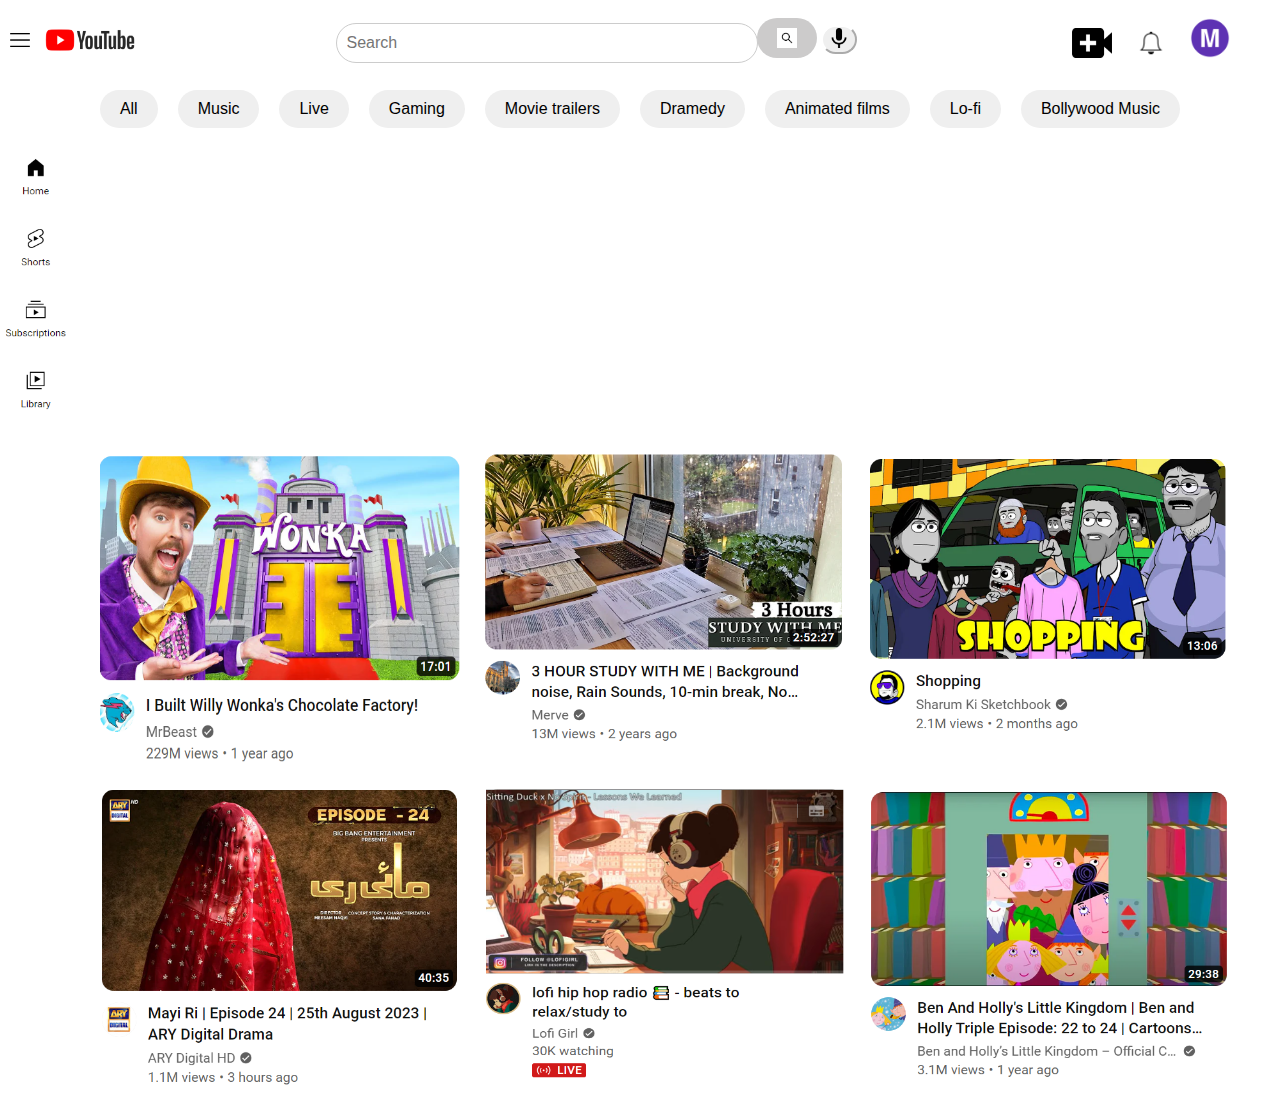
<file: index.html>
<!DOCTYPE html>
<html lang="en">
<head>
    <meta charset="UTF-8">
    <meta name="viewport" content="width=device-width, initial-scale=1.0">
    <title>YoutubePage</title>
    <link rel="stylesheet" href="style.css">
    </head>
<body>
    <header>
        <div class="icon-container">
        <img id="nav-icon" src="navigation-bar-icon-.jpg" alt="">
        <img id="youtubelogo" src="youtube-logo-png-transparent-image-5.png" alt="">
    </div >
    <div class=" search-container">
    <input type="text" placeholder="Search">
    <button type="submit"><img src="searchicon.jpg" alt=""></button>
<button id="bottmic"><img id="mic" src="microphone.png" alt=""></button>
</div>    
<div class= "endicons">
   <img style="height: 30px;" src="create.png" alt="">
   <img style="width:30px; height: 30px;" src="Youtube-Bell-Icon-Button-PNG-Images.png" alt="">
   <img style="margin-right: 40px;" src="profile.png" alt="">
</div>
</header>

<div class="select">
    <button>All</button>
    <button>Music</button>
    <button>Live</button>
    <button>Gaming</button>
    <button>Movie trailers</button>
    <button>Dramedy</button>
    <button>Animated films</button>
    <button>Lo-fi</button>
    <button>Bollywood Music</button>
</div>
<div>
<nav id="navbar" >
    <img  src="navbar.png" alt="">
</nav>
<div class=" videos">
    <img class="pic" src="vedio1.png" alt="">
    <img src="vedio2.png" alt="">
    <img src="vedio3.png" alt="">
    <img class="pic" src="vedio4.png" alt="">
    <img src="vedio5.png" alt="">
    <img src="vedio6.png" alt="">
</div>
    </div>
</body>
</file>
<file: style.css>
/* Add default margin and padding to the <body> element */
body {
    margin: 0;
    padding: 0;
}

/* Style the header element */
header {
    background-color: #fff; /* Set background color */
    padding: 10px; /* Add padding */
}

/* Create a container for the icons and center it vertically */
.icon-container {
    display: flex;
    align-items: center;
}

/* Style the navigation icon */
#nav-icon {
    width: 20px; /* Set the width to match YouTube's icon size */
    height: 20px; /* Set the height to match YouTube's icon size */
    margin-right: 10px; /* Add margin to match YouTube's spacing */
    vertical-align: middle; /* Align vertically in the container */
}

/* Style the YouTube logo icon */
#youtubelogo {
    width: 100px;
    height: 60px;
    vertical-align: middle; /* Align vertically in the container */
}

input[type="text"] {
    width: 400px; /* Adjust the width as needed */
    padding: 10px; /* Add padding to the input */
    border: 1px solid #ccc; /* Add a border */
    border-radius: 20px; /* Add rounded corners */
    outline: none; /* Remove the default input outline */
    font-size: 16px; /* Set the font size */
}

button[type="submit"] {
    background-color: #cccbcb; /* Set the background color */
    border: none; /* Remove the border */
    border-radius: 20px; /* Add rounded corners */
    padding: 10px 20px; /* Add padding */
    margin-left: -5px; /* Adjust margin to align with the input */
    cursor: pointer; /* Change the cursor to a pointer on hover */
}

/* Style the search button icon (you'll need to replace 'icon.png' with your actual icon) */
button[type="submit"] img {
    width: 20px; /* Adjust the icon size */
    height: 20px;
    display: block; /* Remove extra space below the icon */
}

/* Adjust the header layout */
.header {
    display: flex;
    align-items: center;
}
/* Add default margin and padding to the <body> element */
body {
    margin: 0;
    padding: 0;
}

/* Style the header element */
header {
    background-color: #fff; /* Set background color */
    padding: 10px; /* Add padding */
    display: flex; /* Use flex to align items horizontally */
    justify-content: space-between; /* Add space between items */
    align-items: center; /* Center vertically */
}

/* Style the navigation icon */
#nav-icon {
    width: 20px; /* Set the width to match YouTube's icon size */
    height: 20px; /* Set the height to match YouTube's icon size */
    margin-right: 10px; /* Add margin to match YouTube's spacing */
}

/* Style the YouTube logo icon */
#youtubelogo {
    width: 100px;
    height: 60
}
/* Add default margin and padding to the <body> element */
body {
    margin: 0;
    padding: 0;
}

/* Style the header element */
header {
    background-color: #fff; /* Set background color */
    padding: 10px; /* Add padding */
    display: flex; /* Use flex to align items horizontally */
    justify-content: space-between; /* Add space between items */
    align-items: center; /* Center vertically */
}

/* Style the navigation icon */
#nav-icon {
    width: 20px; /* Set the width to match YouTube's icon size */
    height: 20px; /* Set the height to match YouTube's icon size */
    margin-right: 10px; /* Add margin to match YouTube's spacing */
}

/* Style the YouTube logo icon */
#youtubelogo {
    width: 100px;
    height: 60
}
#mic {
    width: 20px;
    height: 20px;
}
#bottmic {
    border-radius: 80px;
    border-color: white;
}
.endicons img {
    width: 40px;
   height: 40px;
   margin-left: 20px;
}
#navbar img {
    height: 300px;
    width: 70px;
}
.select button{
    border: none;
    border-radius: 40px;

}

.select button {
    border: none;
    border-radius: 20px;
    padding: 10px 20px; 
    margin: 10px; /* Add margin for spacing */
    font-size: 16px; /* Increase font size */
    background-color: #ebebebccc; /* Add a background color */
    cursor: pointer;
}

.select {
    display: flex;
    justify-content: center; /* Center horizontally */
    align-items: center; /* Center vertically */
}

.select button:hover {
    background-color: #999; /* Change background color on hover */
}
.videos{
    position: absolute;
}
.videos img {
    padding: 10px;
    width: 360px;
    height: 310px;
}
.videos .pic {
    padding-left: 100px;
}
</file>
